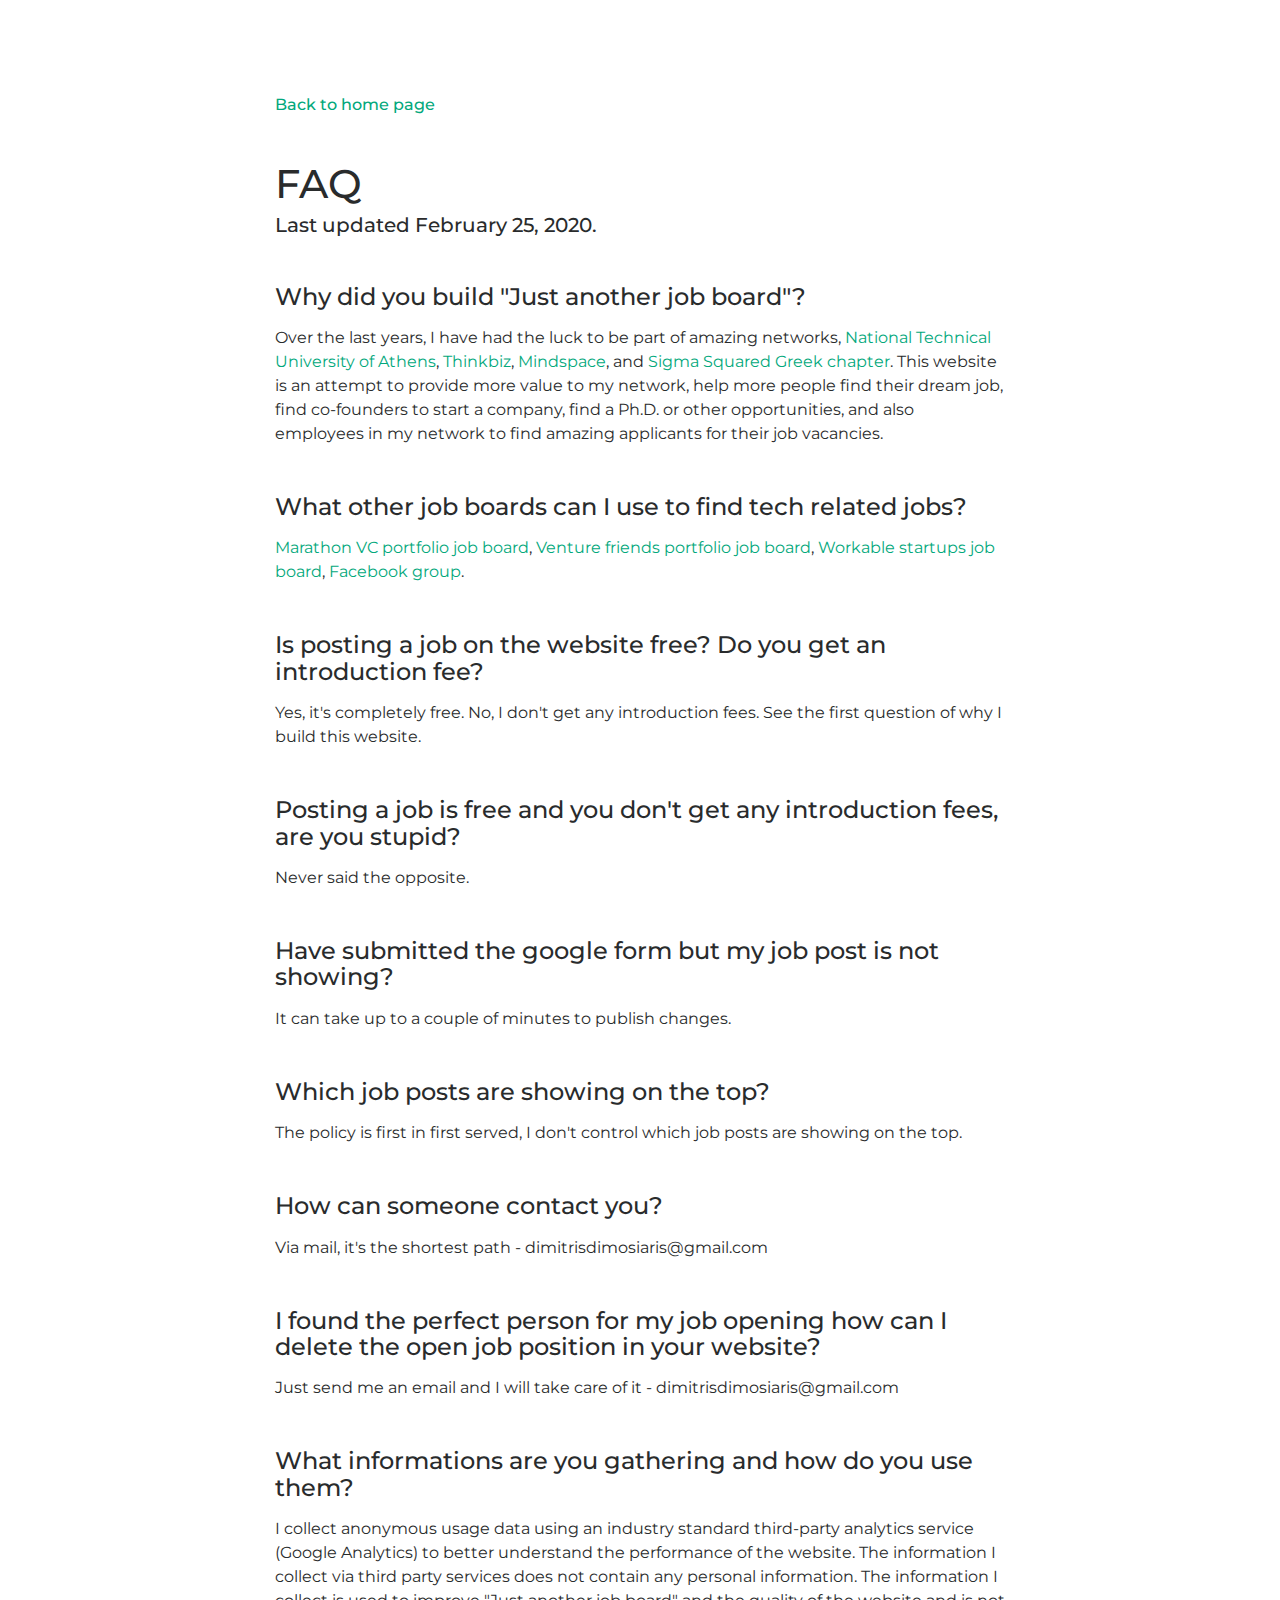
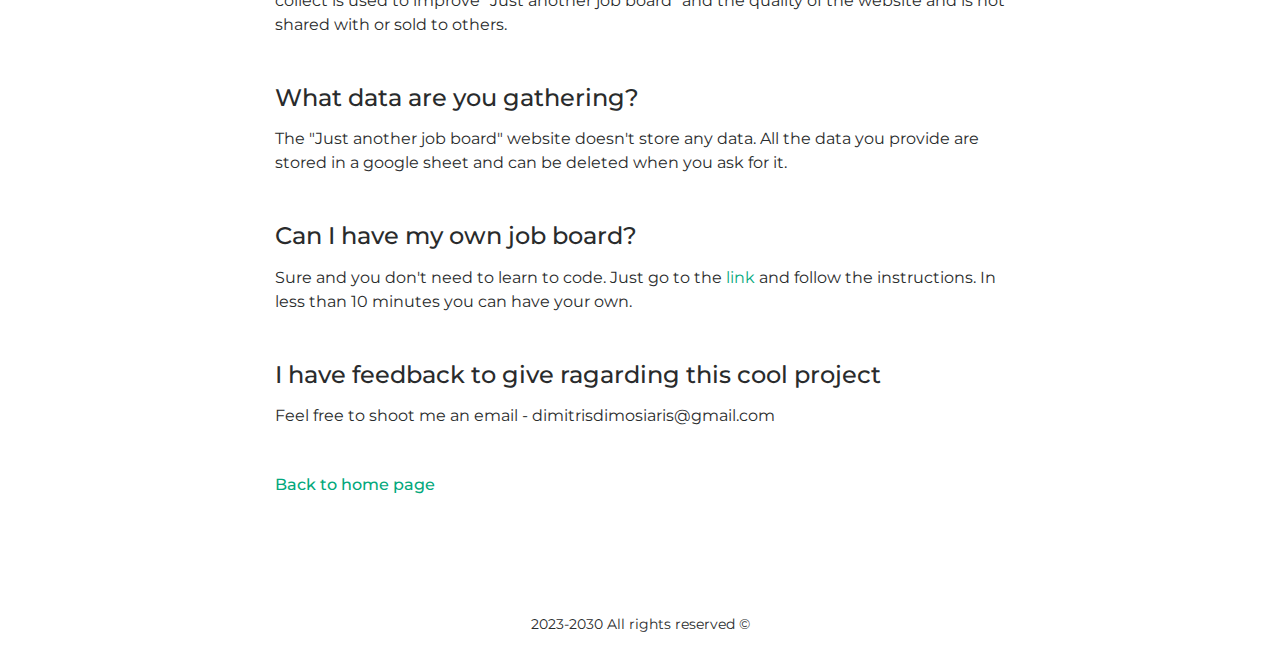
<file: faq.html>
<!Doctype html>
<html lang="en">
     <head>
        <meta charset="utf-8">
        <meta name="viewport" content="width=device-width, initial-scale=1.0">
        <meta name="description" content="Get exposure to my personal network by posting job offers - Dimitris Dimosiaris">
        <meta name="author" content="">
        <meta property="og:url" content="https://dimemp.github.io/job-board/"/>
        <meta property="og:type" content="website"/>
        <meta property="og:title" content="Use my personal network - Dimitris Dimosiaris"/>
        <meta property="og:site_name" content="Use my personal network - Dimitris Dimosiaris"/>
        <meta property="og:description" 
                content="Get exposure to my personal network for your job offer or search for a co-founder to start a venture."
        />
        <meta property="og:image" content="content/img/facebook.png"/>
        <title>Use my personal network - Dimitris Dimosiaris</title>
        <!-- Favicon-->
        <link rel="shortcut icon" href="content/img/favicon.png">
        <!-- Bootstrap Core CSS -->
        <link rel="stylesheet" href="css/bootstrap.min.css">
        <!-- Custom CSS -->
        <link rel="stylesheet" href="css/custom.css">
        <!-- Global site tag (gtag.js) - Google Analytics -->
        <script async src="https://www.googletagmanager.com/gtag/js?id=UA-140494760-1"></script>
        <script>
          window.dataLayer = window.dataLayer || [];
          function gtag(){dataLayer.push(arguments);}
          gtag('js', new Date());

          gtag('config', 'UA-140494760-1');
        </script>
    </head>
    <body>

    <!-- Privacy Policy -->
    <section class="privacy-policy py-5">
        <div class="container">
            <div class="row">
                <div class="col-12 col-sm-8 mx-auto mt-5">
                    <h6 class="mb-5">
                        <a href="index.html"></i>Back to home page</a>
                    </h6>
                    <h1>FAQ</h1>
                    <h5 class="text-secondary">Last updated February 25, 2020.</h5>
                    <h4 class="mt-5">Why did you build "Just another job board"?</h4>
                    <p class="mt-3">Over the last years, I have had the luck to be part of amazing networks, <a href="https://www.ntua.gr/en/" target="_blank">National Technical University of Athens</a>, <a href="https://www.thinkbiz.gr/" target="_blank">Thinkbiz</a>, <a href="https://www.mindspace.gr/" target="_blank">Mindspace</a>, and <a href="https://www.sigma-squared.org/" target="_blank">Sigma Squared Greek chapter</a>. This website is an attempt to provide more value to my network, help more people find their dream job, find co-founders to start a company, find a Ph.D. or other opportunities, and also employees in my network to find amazing applicants for their job vacancies.</p>
                    <h4 class="mt-5">What other job boards can I use to find tech related jobs?</h4>
                    <p class="mt-3"> <a href="https://marathon.vc/jobs/" target="_blank">Marathon VC portfolio job board</a>, <a href="https://venturefriends.vc/careers/" target="_blank">Venture friends portfolio job board</a>, <a href="https://workable.com/jobs/greekstartups" target="_blank">Workable startups job board</a>, <a href="https://www.facebook.com/groups/startup.jobs.gr/" target="_blank">Facebook group</a>.</p>
                    <h4 class="mt-5">Is posting a job on the website free? Do you get an introduction fee?</h4>
                    <p class="mt-3">Yes, it's completely free. No, I don't get any introduction fees. See the first question of why I build this website.</p>
                    <h4 class="mt-5">Posting a job is free and you don't get any introduction fees, are you stupid?</h4>
                    <p class="mt-3">Never said the opposite.</p>
                    <h4 class="mt-5">Have submitted the google form but my job post is not showing?</h4>
                    <p class="mt-3">It can take up to a couple of minutes to publish changes.</p>
                    <h4 class="mt-5">Which job posts are showing on the top?</h4>
                    <p class="mt-3">The policy is first in first served, I don't control which job posts are showing on the top.</p>
                    <h4 class="mt-5">How can someone contact you?</h4>
                    <p class="mt-3">Via mail, it's the shortest path - dimitrisdimosiaris@gmail.com</p>
                    <h4 class="mt-5">I found the perfect person for my job opening how can I delete the open job position in your website?</h4>
                    <p class="mt-3">Just send me an email and I will take care of it - dimitrisdimosiaris@gmail.com</p>
                    <h4 class="mt-5">What informations are you gathering and how do you use them?</h4>
                    <p class="mt-3">I collect anonymous usage data using an industry standard third-party analytics service (Google Analytics) to better understand the performance of the website. The information I collect via third party services does not contain any personal information. The information I collect is used to improve "Just another job board" and the quality of the website and is not shared with or sold to others.</p>
                    <h4 class="mt-5">What data are you gathering?</h4>
                    <p class="mt-3">The "Just another job board" website doesn't store any data. All the data you provide are stored in a google sheet and can be deleted when you ask for it.</p>
                    <h4 class="mt-5">Can I have my own job board?</h4>
                    <p class="mt-3">Sure and you don't need to learn to code. Just go to the <a href="https://github.com/dimemp/job-board" target="_blank">link</a> and follow the instructions. In less than 10 minutes you can have your own.</p>
                    <h4 class="mt-5">I have feedback to give ragarding this cool project</h4>
                    <p class="mt-3">Feel free to shoot me an email - dimitrisdimosiaris@gmail.com</p>
                    <h6 class="my-5">
                    <h6 class="my-5">
                        <a href="index.html"></i>Back to home page</a>
                    </h6>
                </div>
            </div>         
        </div>
    </section>

     <!-- Footer -->
    <footer class="container pt-4 pb-md-4 pb-6 mb-3 mb-md-0" id="section-footer" role="contentinfo">
        <div class="col-12 footer-copyrights text-center">
            <p class="mb-2">2023-2030 All rights reserved ©</p>
        </div>
    </footer>
    
  </body>
</html>
</file>
<file: css/custom.css>
@import url('https://fonts.googleapis.com/css?family=Montserrat:400,700&display=swap');

/*--- General ---*/

body {
    font-family: 'Montserrat', sans-serif;
    font-weight: 400;
    color: #292B2C;
}

.navbar-light {
    background-color: transparent!important;
    z-index: 100; 
}

.navbar-light .navbar-brand {
    padding: 0!important;
    font-size: 1.6rem!important;
}

.navbar-light .navbar-nav .nav-link {
    color: #b3b3b1;
}

.light-weight {
    font-weight: 400;
}

.bold-weight {
    font-weight: 700;
}

a {
    color: #03a87c;
}

a:hover,
a:active,
a:focus {
    color: #018f69;
}

.btn,
.btn-call-to-action {
    padding: .3rem 1rem;
    background: #f8f9fa!important;
    border: none!important;
    -webkit-border-radius: 4px;
    border-radius: 4px;
    line-height: 37px;
    color: #03a87c!important;
    text-decoration: none!important;
    font-weight: 400;
    cursor: pointer;
    box-shadow: none!important;
}

#btn-post-job { 
    padding: 8px 16px; 
}

#btn-post-job:hover,
#btn-post-job:active,
#btn-post-job:focus {
    color: #018f69;
    border-color: #018f69;
}

.pb-6 {
    padding-bottom: 4rem;
}

/*--- Welcome section ---*/

.welcome-section {
    margin-bottom: 0;
    background: #fff;
    border-radius: 0;
}

.title-welcome{   
    line-height: 1.1;
    font-weight: 900;
}

#creator-name {
    font-size: 0.9rem;
    color: #b3b3b1;
}

#btn-post-job-mobile {
    display: block;
    text-align: center;
}

.btn-social-media-img {
    margin-top: -0.3rem;
}

/*--- Jobs section ---*/

.job-listing {
    padding-top: 2.2rem;
    padding-bottom: 2.2rem;
    border-bottom: 1px solid #EEEEEE;
}

.job-listing:last-child { 
    border-bottom: 0;
}

.post-title a {
    font-size: 1.4rem;
    color: #292B2C;
}

.post-subtitle {
    font-weight: 500;
    line-height: 1.4;
}

.post-subtitle a {
    color: rgba(0,0,0,.54);
}

.post-meta {
    color: #b3b3b1;
    font-weight: 400;
    font-size: .9rem;
    line-height: 1.5;
}

.mobile-call-to-action {
    background-color: #fff;
    border-top: 1px solid #EEEEEE;
    padding: 1rem;
}

.input-copy-url {
    position: absolute; 
    left: -1000px; 
    top: -1000px;
}

/*--- Footer section ---*/

#section-footer {
    font-size: 0.9rem;
}
</file>
